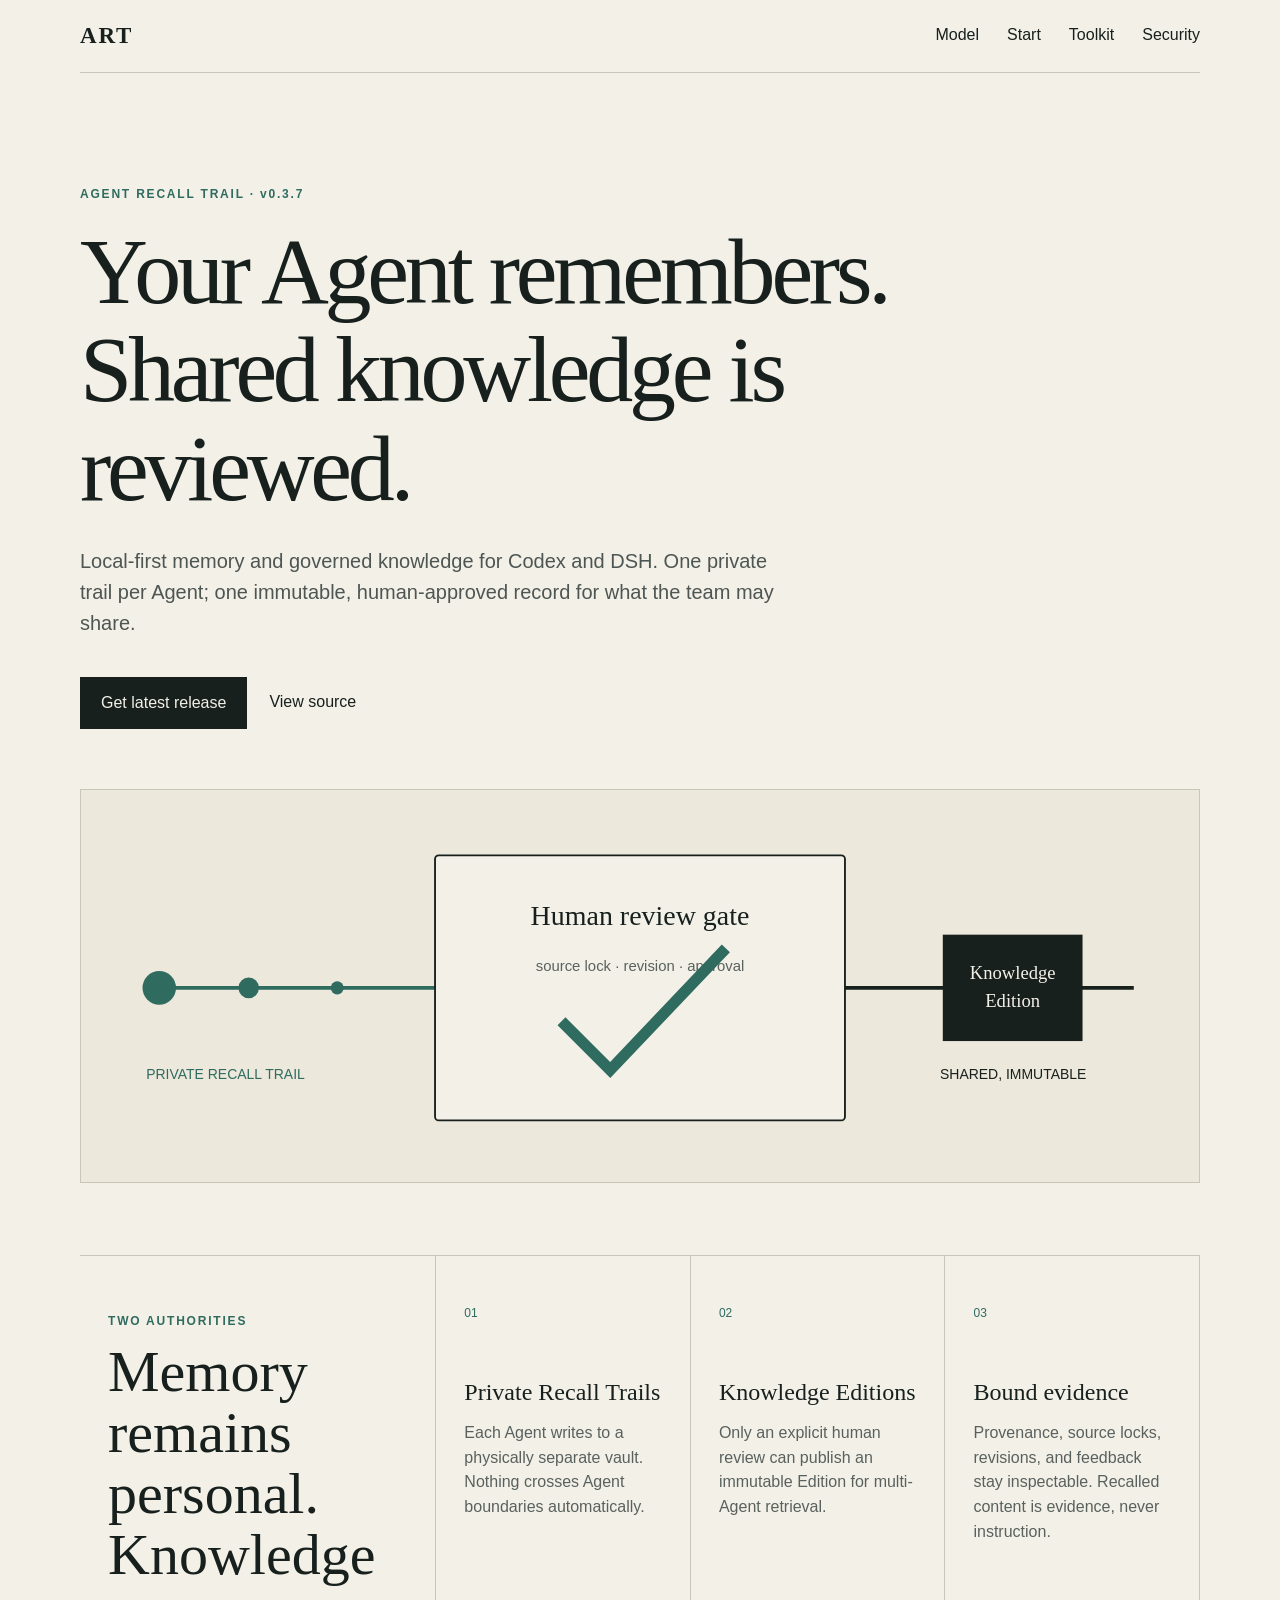
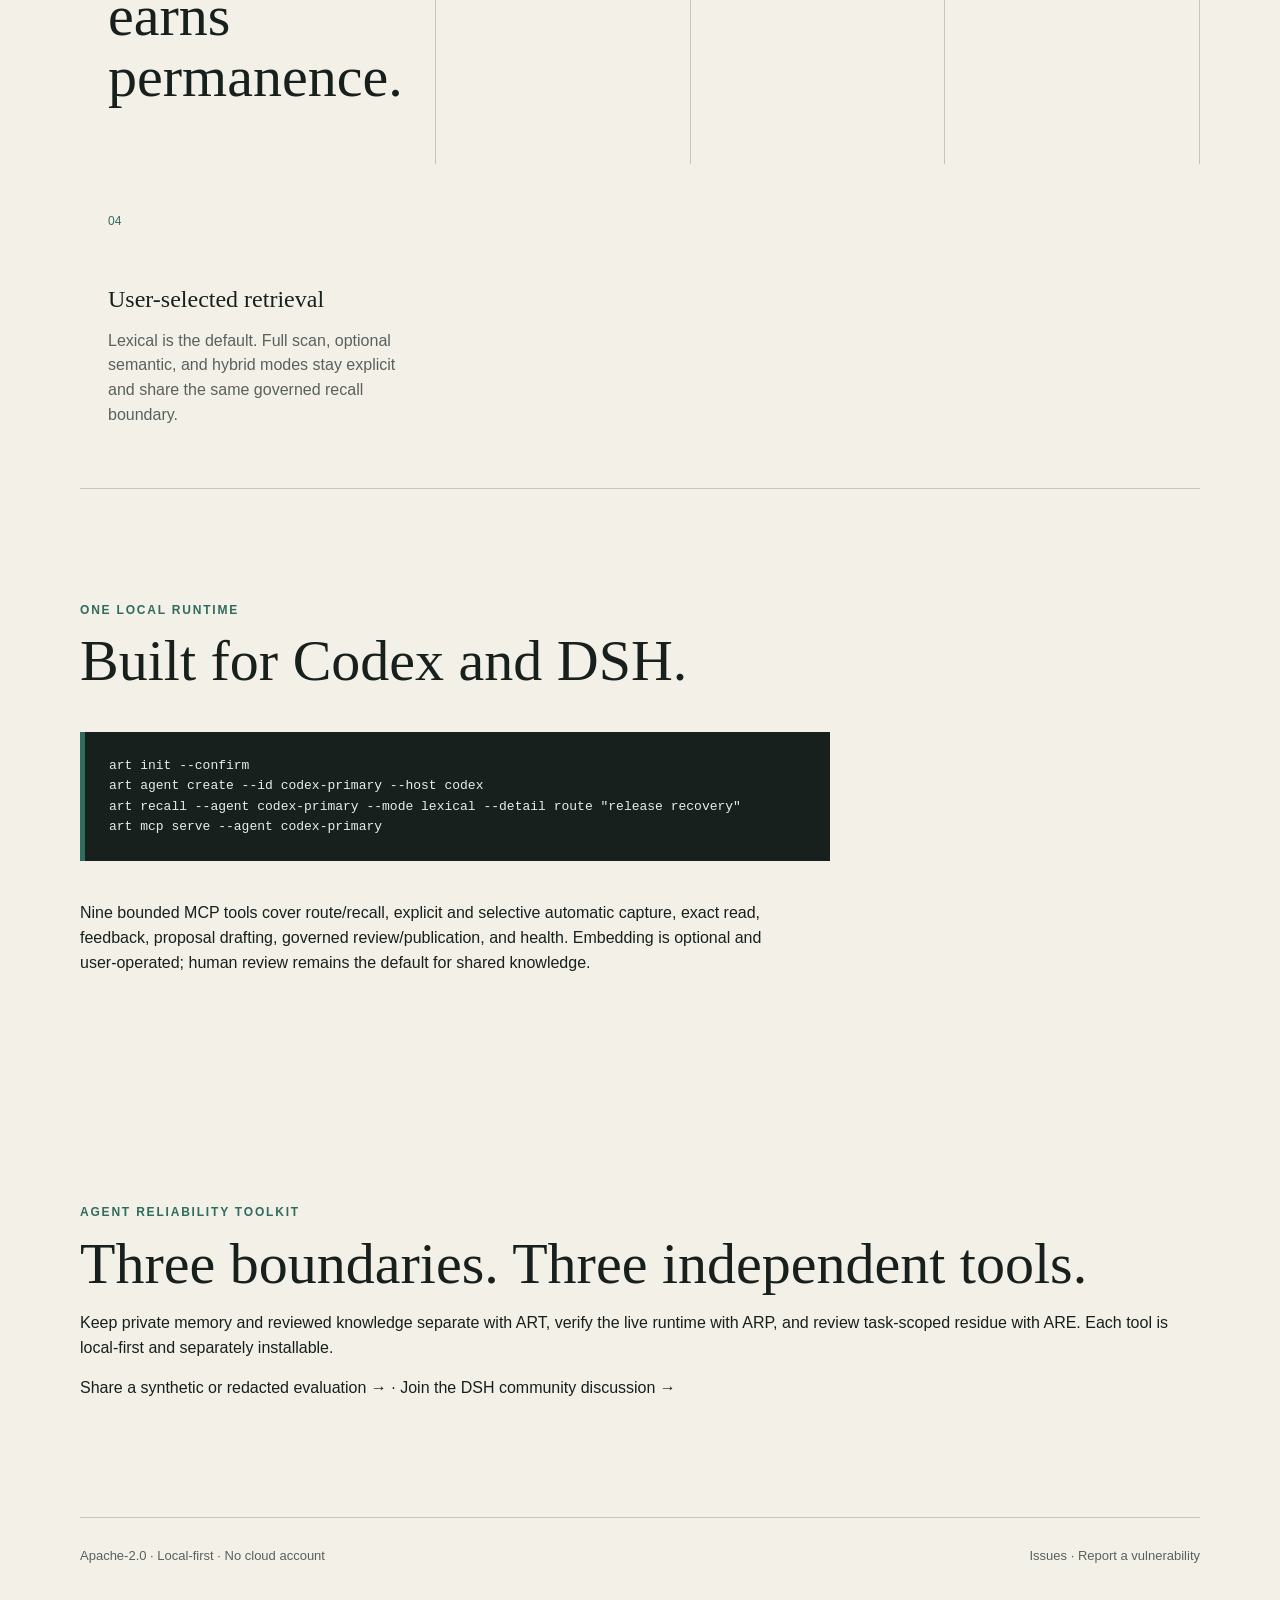
<file: site/index.html>
<!doctype html>
<html lang="en">
<head>
  <meta charset="utf-8">
  <meta name="viewport" content="width=device-width, initial-scale=1">
  <meta name="description" content="ART gives each coding Agent a private Recall Trail and shares only human-reviewed Knowledge Editions.">
  <title>ART — Agent Recall Trail</title>
  <link rel="stylesheet" href="styles.css">
</head>
<body>
  <header class="shell">
    <nav aria-label="Primary">
      <a class="mark" href="https://github.com/fantasyce/agent-recall-trail">ART</a>
      <div><a href="#model">Model</a><a href="#start">Start</a><a href="#toolkit">Toolkit</a><a href="https://github.com/fantasyce/agent-recall-trail/blob/main/SECURITY.md">Security</a></div>
    </nav>
  </header>
  <main>
    <section class="hero shell">
      <p class="eyebrow">AGENT RECALL TRAIL · v0.3.7</p>
      <h1>Your Agent remembers. Shared knowledge is reviewed.</h1>
      <p class="lead">Local-first memory and governed knowledge for Codex and DSH. One private trail per Agent; one immutable, human-approved record for what the team may share.</p>
      <div class="actions"><a class="primary" href="https://github.com/fantasyce/agent-recall-trail/releases/latest">Get latest release</a><a href="https://github.com/fantasyce/agent-recall-trail">View source</a></div>
      <img src="art-provenance-trail.svg" alt="A private recall trail entering a human review gate before becoming a shared Knowledge Edition.">
    </section>
    <section id="model" class="grid shell" aria-labelledby="model-title">
      <div><p class="eyebrow">TWO AUTHORITIES</p><h2 id="model-title">Memory remains personal. Knowledge earns permanence.</h2></div>
      <article><span>01</span><h3>Private Recall Trails</h3><p>Each Agent writes to a physically separate vault. Nothing crosses Agent boundaries automatically.</p></article>
      <article><span>02</span><h3>Knowledge Editions</h3><p>Only an explicit human review can publish an immutable Edition for multi-Agent retrieval.</p></article>
      <article><span>03</span><h3>Bound evidence</h3><p>Provenance, source locks, revisions, and feedback stay inspectable. Recalled content is evidence, never instruction.</p></article>
      <article><span>04</span><h3>User-selected retrieval</h3><p>Lexical is the default. Full scan, optional semantic, and hybrid modes stay explicit and share the same governed recall boundary.</p></article>
    </section>
    <section id="start" class="start shell">
      <p class="eyebrow">ONE LOCAL RUNTIME</p><h2>Built for Codex and DSH.</h2>
      <pre><code>art init --confirm
art agent create --id codex-primary --host codex
art recall --agent codex-primary --mode lexical --detail route "release recovery"
art mcp serve --agent codex-primary</code></pre>
      <p>Nine bounded MCP tools cover route/recall, explicit and selective automatic capture, exact read, feedback, proposal drafting, governed review/publication, and health. Embedding is optional and user-operated; human review remains the default for shared knowledge.</p>
    </section>
    <section id="toolkit" class="start shell">
      <p class="eyebrow">AGENT RELIABILITY TOOLKIT</p><h2>Three boundaries. Three independent tools.</h2>
      <p>Keep private memory and reviewed knowledge separate with <a href="https://github.com/fantasyce/agent-recall-trail">ART</a>, verify the live runtime with <a href="https://github.com/fantasyce/agent-runtime-proof">ARP</a>, and review task-scoped residue with <a href="https://github.com/fantasyce/agent-residue-evidence">ARE</a>. Each tool is local-first and separately installable.</p>
      <p><a href="https://github.com/fantasyce/agent-recall-trail/issues/3">Share a synthetic or redacted evaluation →</a> · <a href="https://github.com/deepseek-ai/deepseek-harness/discussions/6479">Join the DSH community discussion →</a></p>
    </section>
  </main>
  <footer class="shell"><span>Apache-2.0 · Local-first · No cloud account</span><span><a href="https://github.com/fantasyce/agent-recall-trail/issues">Issues</a> · <a href="https://github.com/fantasyce/agent-recall-trail/blob/main/SECURITY.md">Report a vulnerability</a></span></footer>
</body>
</html>
</file>
<file: site/styles.css>
:root{--ink:#17201d;--paper:#f3f0e8;--line:#c8c5b9;--green:#2f6b5f;--soft:#dce7df;--serif:Georgia,"Times New Roman",serif;--sans:Inter,ui-sans-serif,-apple-system,BlinkMacSystemFont,"Segoe UI",sans-serif}*{box-sizing:border-box}html{scroll-behavior:smooth}body{margin:0;background:var(--paper);color:var(--ink);font-family:var(--sans);line-height:1.55}.shell{width:min(1120px,calc(100% - 40px));margin-inline:auto}header{border-bottom:1px solid var(--line)}nav{height:72px;display:flex;align-items:center;justify-content:space-between}nav div{display:flex;gap:28px}a{color:inherit;text-decoration:none;border-bottom:1px solid transparent}a:hover,a:focus-visible{border-color:currentColor}.mark{font:700 23px var(--serif);letter-spacing:.08em}.hero{padding:100px 0 72px}.eyebrow{font-size:12px;font-weight:700;letter-spacing:.15em;color:var(--green)}h1,h2,h3{font-family:var(--serif);font-weight:500;line-height:1.05}h1{max-width:1000px;margin:18px 0 28px;font-size:clamp(49px,8vw,94px);letter-spacing:-.045em}.lead{max-width:720px;font-size:20px;color:#4d5652}.actions{display:flex;gap:22px;align-items:center;margin:38px 0 60px}.actions a{padding:12px 0}.actions .primary{padding:13px 20px;background:var(--ink);color:var(--paper);border:1px solid var(--ink)}.hero img{display:block;width:100%;border:1px solid var(--line);background:#ece8dc}.grid{display:grid;grid-template-columns:1.4fr repeat(3,1fr);gap:0;border-top:1px solid var(--line);border-bottom:1px solid var(--line)}.grid>div,.grid article{padding:44px 28px;border-right:1px solid var(--line)}.grid>*:last-child{border:0}.grid h2,.start h2{font-size:clamp(36px,5vw,58px);margin:12px 0}.grid article span{font-size:12px;color:var(--green)}.grid h3{font-size:24px;margin:55px 0 15px}.grid article p{color:#59615e}.start{padding:100px 0}.start pre{margin:40px 0;padding:24px;max-width:750px;overflow:auto;background:var(--ink);color:#e9ede7;border-left:5px solid var(--green)}.start>p:last-child{max-width:720px}footer{display:flex;justify-content:space-between;padding:28px 0 50px;border-top:1px solid var(--line);font-size:13px;color:#59615e}@media(max-width:850px){.grid{grid-template-columns:1fr}.grid>div,.grid article{border-right:0;border-bottom:1px solid var(--line)}.grid h3{margin-top:25px}}@media(max-width:560px){nav div{gap:14px;font-size:13px}.hero{padding-top:70px}.actions{align-items:flex-start;flex-direction:column}.shell{width:min(100% - 28px,1120px)}footer{gap:20px;flex-direction:column}}
</file>
